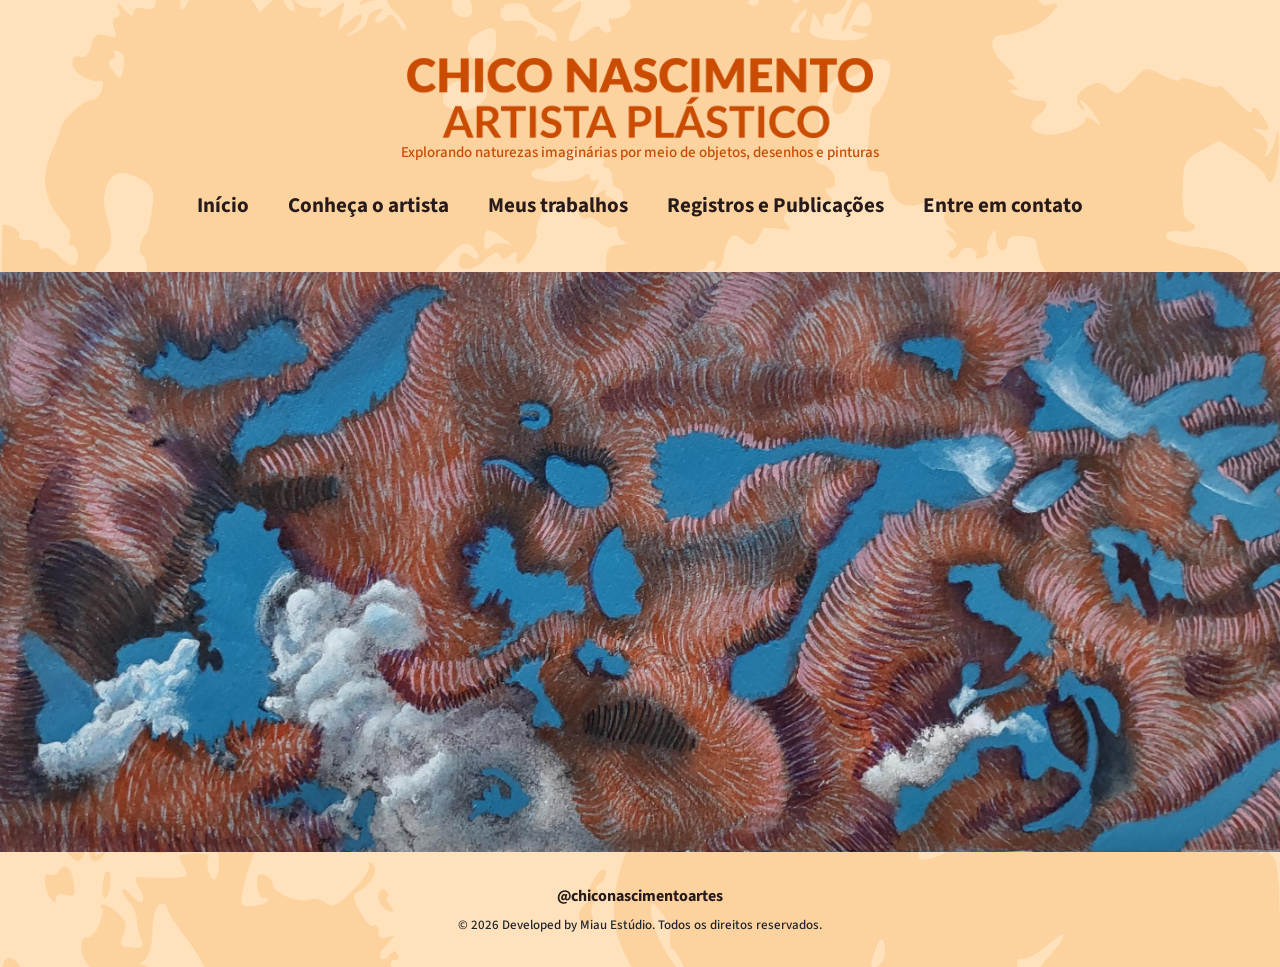
<file: index.html>
<!DOCTYPE html>
<html lang="pt-br">
<head>
    <meta charset="UTF-8">
    <meta name="viewport" content="width=device-width, initial-scale=1.0">
    <link rel="shortcut icon" href="./img/pintura de projeção/IMG_20210425_111616127_HDR~2.jpg" type="image/x-icon">
    <title>Chico Nascimento Artista Plástico</title>
    <link href="https://cdn.jsdelivr.net/npm/bootstrap@5.3.8/dist/css/bootstrap.min.css" rel="stylesheet" integrity="sha384-sRIl4kxILFvY47J16cr9ZwB07vP4J8+LH7qKQnuqkuIAvNWLzeN8tE5YBujZqJLB" crossorigin="anonymous">
    <link rel="stylesheet" href="https://cdn.jsdelivr.net/npm/bootstrap-icons@1.7.2/font/bootstrap-icons.css">
    <link href="https://fonts.googleapis.com/css2?family=Lato:ital,wght@0,100;0,300;0,400;0,700;0,900;1,100;1,300;1,400;1,700;1,900&family=Neuton:ital,wght@0,200;0,300;0,400;0,700;0,800;1,400&display=swap" rel="stylesheet">
    <link href="https://fonts.googleapis.com/css2?family=Lato:ital,wght@0,100;0,300;0,400;0,700;0,900;1,100;1,300;1,400;1,700;1,900&family=Neuton:ital,wght@0,200;0,300;0,400;0,700;0,800;1,400&family=Source+Sans+3:ital,wght@0,200..900;1,200..900&display=swap" rel="stylesheet">
    <link rel="stylesheet" href="./estilos/style.css">
</head>

<body>

    <header id="home">
        <nav class="navbar navbar-expand-lg custom-navbar">
            <div class="container-fluid custom-navbar-container">
                <button class="navbar-toggler order-first" type="button" data-bs-toggle="offcanvas" data-bs-target="#navbarNav" aria-controls="navbarNav" aria-expanded="false" aria-label="Toggle navigation">
                    <span class="navbar-toggler-icon"></span>
                </button>

                <div class="header-identidade">
    <a href="./index.html" class="header-logo-link">
        <img src="./img/logo.png"
             alt="Chico Nascimento Artista Plástico"
             class="header-logo">
    </a>

    <h3 class="header-subtitulo">
        <a href="./index.html" class="header-logo-subtitulo">
            Explorando naturezas imaginárias por meio de objetos, desenhos e pinturas
        </a>
    </h3>
</div>

                <div class="offcanvas-lg offcanvas-start" id="navbarNav" tabindex="-1" aria-labelledby="navbarNavLabel">
                    <div class="offcanvas-header">
                        <button type="button" class="btn-close" data-bs-dismiss="offcanvas" data-bs-target="#navbarNav" aria-label="Close"></button>
                    </div>
                    <div class="offcanvas-body justify-content-center">
                        <ul class="navbar-nav">
                            <li class="nav-item">
                                <a class="nav-link" href="./index.html">Início</a>
                            </li>
                            <li class="nav-item">
                                <a class="nav-link" href="./about.html">Conheça o artista</a>
                            </li>
                            <li class="nav-item dropdown">
                                <a class="nav-link dropdown-toggle" href="#" role="button" data-bs-toggle="dropdown" aria-expanded="false">
                                    Meus trabalhos
                                </a>
                                <ul class="dropdown-menu">
                                    <li><a class="dropdown-item" href="./natura.html">Natura et Artificialis</a></li>
                                    <li><a class="dropdown-item" href="./pinturas.html">Pinturas de Projeção</a></li>
                                </ul>
                            </li>
                            <li class="nav-item">
                                <a class="nav-link" href="./publicações.html">Registros e Publicações</a>
                            </li>
                            <li class="nav-item">
                                <a class="nav-link" href="./contato.html">Entre em contato</a>
                            </li>
                        </ul>
                    </div>
                </div>
            </div>
        </nav>
    </header>

    <!---<picture>
        <source srcset="./img/pintura de projeção/PROJEÇÃO 05 -2018.jpg" media="(min-width: 360px)">
    <img
        src="./img/pintura de projeção/PROJEÇÃO 12 -2018.jpg"
        alt="Chico Nascimento Artista Plástico"
        class="gray-box">
</picture>-->

<main class="home-main">
    <section class="home-hero" aria-label="Obra em destaque">
        <picture class="home-hero-picture">
            <!-- Imagem específica para celular -->
            <source
                srcset="../img/pintura de projeção/PROJEÇÃO 12 -2018.jpg"
                media="(max-width: 767px)"
            >

            <!-- Imagem usada em tablet e desktop -->
            <img
                src="./img/pintura de projeção/PROJEÇÃO 12 -2018.jpg"
                alt="Obra de Chico Nascimento"
                class="home-hero-image"
            >
        </picture>
    </section>
</main>


            <footer>
                <div class="footer-conteudo">

                    <a href="https://www.instagram.com/chiconascimentoartes/"
                    target="_blank"
                    rel="noopener noreferrer"
                    class="footer-instagram">
                        @chiconascimentoartes
                    </a>

                    <p class="footer-copyright">
                        © 2026 Developed by Miau Estúdio.
                        Todos os direitos reservados.
                    </p>

                </div>
            </footer>

        <script src="https://cdn.jsdelivr.net/npm/bootstrap@5.3.8/dist/js/bootstrap.bundle.min.js" integrity="sha384-FKyoEForCGlyvwx9Hj09JcYn3nv7wiPVlz7YYwJrWVcXK/BmnVDxM+D2scQbITxI" crossorigin="anonymous"></script>


</body>
</file>
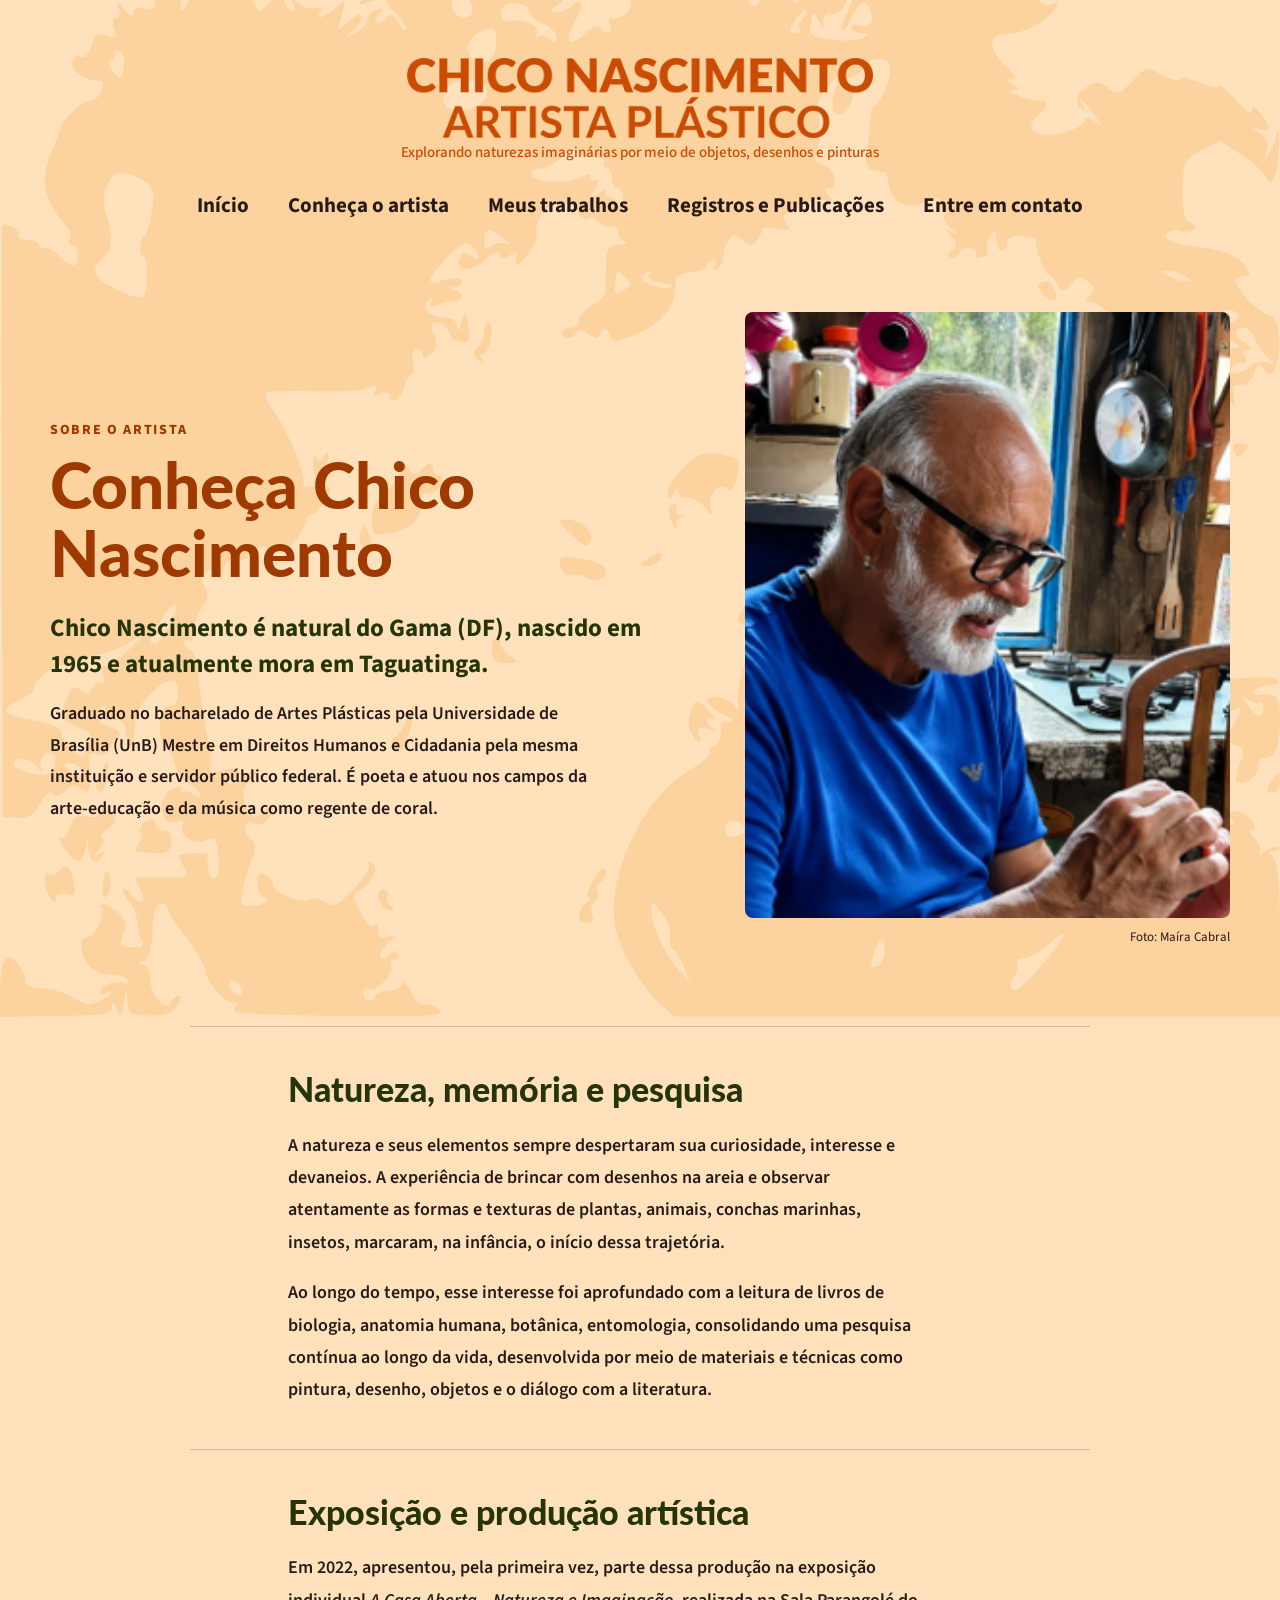
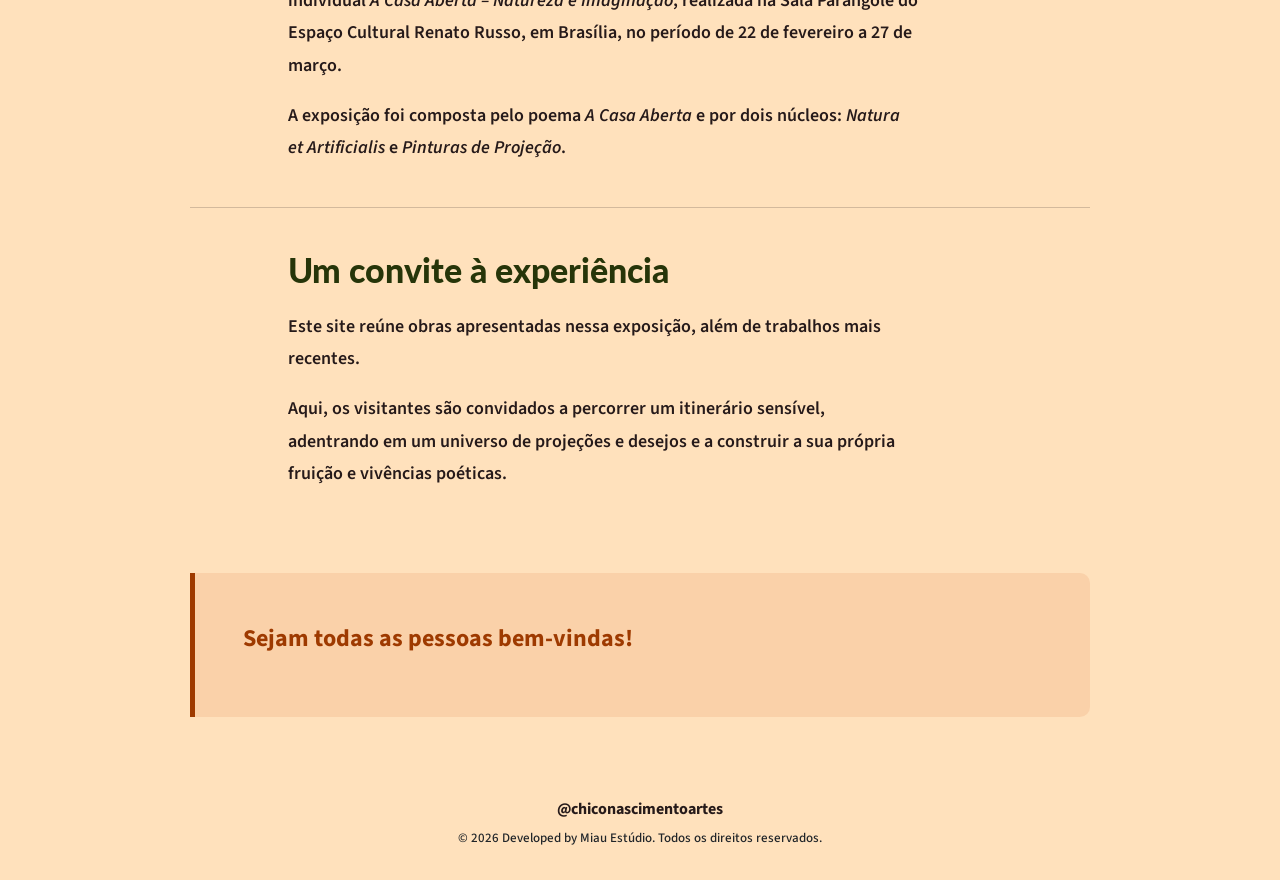
<file: about.html>
<!DOCTYPE html>
<html lang="pt-br">
<head>
    <meta charset="UTF-8">
    <meta name="viewport" content="width=device-width, initial-scale=1.0">
    <link rel="shortcut icon" href="./img/pintura de projeção/IMG_20210425_111616127_HDR~2.jpg" type="image/x-icon">
    <title>Chico Nascimento Artista Plástico</title>
    <link href="https://cdn.jsdelivr.net/npm/bootstrap@5.3.8/dist/css/bootstrap.min.css" rel="stylesheet" integrity="sha384-sRIl4kxILFvY47J16cr9ZwB07vP4J8+LH7qKQnuqkuIAvNWLzeN8tE5YBujZqJLB" crossorigin="anonymous">
    <link rel="stylesheet" href="https://cdn.jsdelivr.net/npm/bootstrap-icons@1.7.2/font/bootstrap-icons.css">
    <link href="https://fonts.googleapis.com/css2?family=Lato:ital,wght@0,100;0,300;0,400;0,700;0,900;1,100;1,300;1,400;1,700;1,900&family=Neuton:ital,wght@0,200;0,300;0,400;0,700;0,800;1,400&display=swap" rel="stylesheet">
    <link href="https://fonts.googleapis.com/css2?family=Lato:ital,wght@0,100;0,300;0,400;0,700;0,900;1,100;1,300;1,400;1,700;1,900&family=Neuton:ital,wght@0,200;0,300;0,400;0,700;0,800;1,400&family=Source+Sans+3:ital,wght@0,200..900;1,200..900&display=swap" rel="stylesheet">
    <link rel="stylesheet" href="./estilos/style.css">
    <link rel="stylesheet" href="./estilos/about.css">
</head>

<body>

    <header id="home">
        <nav class="navbar navbar-expand-lg custom-navbar">
            <div class="container-fluid custom-navbar-container">
                <button class="navbar-toggler order-first" type="button" data-bs-toggle="offcanvas" data-bs-target="#navbarNav" aria-controls="navbarNav" aria-expanded="false" aria-label="Toggle navigation">
                    <span class="navbar-toggler-icon"></span>
                </button>

                <div class="header-identidade">
    <a href="./index.html" class="header-logo-link">
        <img src="./img/logo.png"
             alt="Chico Nascimento Artista Plástico"
             class="header-logo">
    </a>

    <h3 class="header-subtitulo">
        <a href="./index.html" class="header-logo-subtitulo">
            Explorando naturezas imaginárias por meio de objetos, desenhos e pinturas
        </a>
    </h3>
</div>

                <div class="offcanvas-lg offcanvas-start" id="navbarNav" tabindex="-1" aria-labelledby="navbarNavLabel">
                    <div class="offcanvas-header">
                        <h5 class="offcanvas-title" id="navbarNavLabel"></h5>
                        <button type="button" class="btn-close" data-bs-dismiss="offcanvas" data-bs-target="#navbarNav" aria-label="Close"></button>
                    </div>
                    <div class="offcanvas-body justify-content-center">
                        <ul class="navbar-nav">
                            <li class="nav-item">
                                <a class="nav-link" href="./index.html">Início</a>
                            </li>
                            <li class="nav-item">
                                <a class="nav-link" href="./about.html">Conheça o artista</a>
                            </li>
                            <li class="nav-item dropdown">
                                <a class="nav-link dropdown-toggle" href="#" role="button" data-bs-toggle="dropdown" aria-expanded="false">
                                    Meus trabalhos
                                </a>
                                <ul class="dropdown-menu">
                                    <li><a class="dropdown-item" href="./natura.html">Natura et Artificialis</a></li>
                                    <li><a class="dropdown-item" href="./pinturas.html">Pinturas de Projeção</a></li>
                                </ul>
                            </li>
                            <li class="nav-item">
                                <a class="nav-link" href="./publicações.html">Registros e Publicações</a>
                            </li>
                            <li class="nav-item">
                                <a class="nav-link" href="./contato.html">Entre em contato</a>
                            </li>
                        </ul>
                    </div>
                </div>
            </div>
        </nav>
    </header>

  <main class="about-page">

    <section class="about-hero">
        <div class="about-intro">
            <span class="about-label">Sobre o artista</span>

            <h1>Conheça Chico Nascimento</h1>

            <p class="about-lead">
                Chico Nascimento é natural do Gama (DF), nascido em 1965
                 e atualmente mora em Taguatinga. 
            </p>

            <p>
                Graduado no bacharelado de Artes Plásticas pela Universidade de Brasília (UnB)
                Mestre em Direitos Humanos e Cidadania pela mesma instituição e servidor público federal.
                É poeta e atuou nos campos da arte-educação e da música como regente de coral.   
            </p>
        </div>

       <figure class="about-photo">
    <div class="about-photo-frame">
        <img
            src="./img/foto.png"
            alt="Retrato do artista Chico Nascimento"
        >
    </div>

    <figcaption>
        Foto: Maíra Cabral
    </figcaption>
</figure>
    </section>

    <section class="about-content">

        <article class="about-section">
            <span class="about-number"></span>

            <div>
                <h2>Natureza, memória e pesquisa</h2>

                <p>
                    A natureza e seus elementos sempre despertaram sua 
                    curiosidade, interesse e devaneios.
                   A experiência de brincar com desenhos na areia e observar 
                   atentamente as formas e texturas de plantas, animais, conchas marinhas, insetos, marcaram, 
                   na infância, o início dessa trajetória. 
                </p>

                <p>
                    Ao longo do tempo, esse interesse foi aprofundado com a leitura de livros de biologia, anatomia humana, botânica, entomologia,
                     consolidando uma pesquisa contínua ao longo da vida, desenvolvida por meio de materiais e técnicas como
                      pintura, desenho, objetos e o diálogo com a literatura.
                </p>
            </div>
        </article>

        <article class="about-section">
            <span class="about-number"></span>

            <div>
                <h2>Exposição e produção artística</h2>

                <p>
                    Em 2022, apresentou, pela primeira vez, 
                    parte dessa produção na exposição individual 
                    <em>A Casa Aberta – Natureza e Imaginação</em>,
                    realizada na Sala Parangolé do Espaço Cultural Renato
                    Russo, em Brasília, no período de 22 de fevereiro
                    a 27 de março.
                </p>

                <p>
                    A exposição foi composta pelo poema
                    <em>A Casa Aberta</em> e por dois núcleos:
                    <em>Natura et Artificialis</em> e
                    <em>Pinturas de Projeção</em>.
                </p>
            </div>
        </article>

        <article class="about-section">
            <span class="about-number"></span>

            <div>
                <h2>Um convite à experiência</h2>

                <p>
                    Este site reúne obras apresentadas nessa exposição,
                    além de trabalhos mais recentes.
                </p>

                <p>
                    Aqui, os visitantes são convidados a percorrer um
                    itinerário sensível, adentrando em um universo de
                    projeções e desejos e a construir a sua própria
                    fruição e vivências poéticas.
                </p>
            </div>
        </article>

    </section>

    <aside class="about-invitation">
        <strong><p>Sejam todas as pessoas bem-vindas!</p></strong>
    </aside>

</main>

                <footer>
                    <div class="footer-conteudo">

                        <a href="https://www.instagram.com/chiconascimentoartes/"
                        target="_blank"
                        rel="noopener noreferrer"
                        class="footer-instagram">
                            @chiconascimentoartes
                        </a>

                        <p class="footer-copyright">
                            © 2026 Developed by Miau Estúdio.
                            Todos os direitos reservados.
                        </p>

                    </div>
                </footer>

        <script src="https://cdn.jsdelivr.net/npm/bootstrap@5.3.8/dist/js/bootstrap.bundle.min.js" integrity="sha384-FKyoEForCGlyvwx9Hj09JcYn3nv7wiPVlz7YYwJrWVcXK/BmnVDxM+D2scQbITxI" crossorigin="anonymous"></script>
        <script>
            // Initialize all popovers
            var popoverTriggerList = [].slice.call(document.querySelectorAll('[data-bs-toggle="popover"]'));
            var popoverList = popoverTriggerList.map(function (popoverTriggerEl) {
                return new bootstrap.Popover(popoverTriggerEl);
            });
        </script>


</body>
</file>
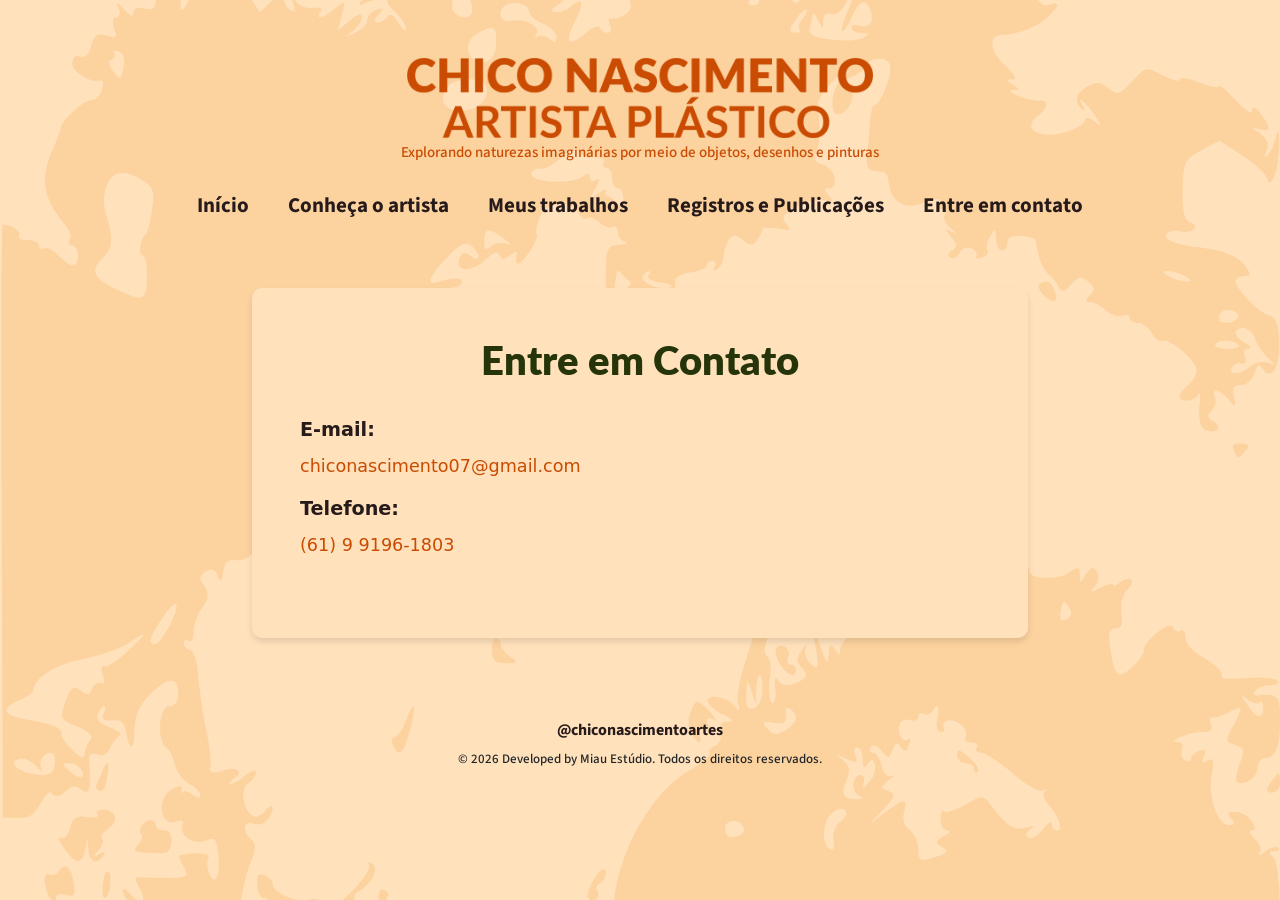
<file: contato.html>
<!DOCTYPE html>
<html lang="pt-br">
<head>
    <meta charset="UTF-8">
    <meta name="viewport" content="width=device-width, initial-scale=1.0">
    <link rel="shortcut icon" href="./img/pintura de projeção/IMG_20210425_111616127_HDR~2.jpg" type="image/x-icon">
    <title>Chico Nascimento Artista Plástico</title>
    <link href="https://cdn.jsdelivr.net/npm/bootstrap@5.3.8/dist/css/bootstrap.min.css" rel="stylesheet" integrity="sha384-sRIl4kxILFvY47J16cr9ZwB07vP4J8+LH7qKQnuqkuIAvNWLzeN8tE5YBujZqJLB" crossorigin="anonymous">
    <link rel="stylesheet" href="https://cdn.jsdelivr.net/npm/bootstrap-icons@1.7.2/font/bootstrap-icons.css">
    <link href="https://fonts.googleapis.com/css2?family=Lato:ital,wght@0,100;0,300;0,400;0,700;0,900;1,100;1,300;1,400;1,700;1,900&family=Neuton:ital,wght@0,200;0,300;0,400;0,700;0,800;1,400&display=swap" rel="stylesheet">
    <link href="https://fonts.googleapis.com/css2?family=Lato:ital,wght@0,100;0,300;0,400;0,700;0,900;1,100;1,300;1,400;1,700;1,900&family=Neuton:ital,wght@0,200;0,300;0,400;0,700;0,800;1,400&family=Source+Sans+3:ital,wght@0,200..900;1,200..900&display=swap" rel="stylesheet">
    <link rel="stylesheet" href="./estilos/style.css">
</head>

<body>

    <header id="home">
        <nav class="navbar navbar-expand-lg custom-navbar">
            <div class="container-fluid custom-navbar-container">
                <button class="navbar-toggler order-first" type="button" data-bs-toggle="offcanvas" data-bs-target="#navbarNav" aria-controls="navbarNav" aria-expanded="false" aria-label="Toggle navigation">
                    <span class="navbar-toggler-icon"></span>
                </button>

                <div class="header-identidade">
    <a href="./index.html" class="header-logo-link">
        <img src="./img/logo.png"
             alt="Chico Nascimento Artista Plástico"
             class="header-logo">
    </a>

    <h3 class="header-subtitulo">
        <a href="./index.html" class="header-logo-subtitulo">
            Explorando naturezas imaginárias por meio de objetos, desenhos e pinturas
        </a>
    </h3>
</div>

                <div class="offcanvas-lg offcanvas-start" id="navbarNav" tabindex="-1" aria-labelledby="navbarNavLabel">
                    <div class="offcanvas-header">
                        <h5 class="offcanvas-title" id="navbarNavLabel"></h5>
                        <button type="button" class="btn-close" data-bs-dismiss="offcanvas" data-bs-target="#navbarNav" aria-label="Close"></button>
                    </div>
                    <div class="offcanvas-body justify-content-center">
                        <ul class="navbar-nav">
                            <li class="nav-item">
                                <a class="nav-link" href="./index.html">Início</a>
                            </li>
                            <li class="nav-item">
                                <a class="nav-link" href="./about.html">Conheça o artista</a>
                            </li>
                            <li class="nav-item dropdown">
                                <a class="nav-link dropdown-toggle" href="#" role="button" data-bs-toggle="dropdown" aria-expanded="false">
                                    Meus trabalhos
                                </a>
                                <ul class="dropdown-menu">
                                    <li><a class="dropdown-item" href="./natura.html">Natura et Artificialis</a></li>
                                    <li><a class="dropdown-item" href="./pinturas.html">Pinturas de Projeção</a></li>
                                </ul>
                            </li>
                            <li class="nav-item">
                                <a class="nav-link" href="./publicações.html">Registros e Publicações</a>
                            </li>
                            <li class="nav-item">
                                <a class="nav-link" href="./contato.html">Entre em contato</a>
                            </li>
                        </ul>
                    </div>
                </div>
            </div>
        </nav>
    </header>

    <section class="contact-section">
        <div class="container">
            <div class="row justify-content-center">
                <div class="col-lg-8">
                    <div class="contact-card">
                        <h2 class="contact-title">Entre em Contato</h2>
                        <div class="contact-info">
                            <div class="info-item">
                                <span class="contact-label">E-mail:</span>
                                <p class="contact-info-text">chiconascimento07@gmail.com</p>
                            </div>
                            <div class="info-item">
                                <span class="contact-label">Telefone:</span>
                                <p class="contact-info-text">(61) 9 9196-1803</p>
                            </div>
                        </div>

                    </div>
                </div>
            </div>
        </div>
    </section>

                    <footer>
                    <div class="footer-conteudo">

                        <a href="https://www.instagram.com/chiconascimentoartes/"
                        target="_blank"
                        rel="noopener noreferrer"
                        class="footer-instagram">
                            @chiconascimentoartes
                        </a>

                        <p class="footer-copyright">
                            © 2026 Developed by Miau Estúdio.
                            Todos os direitos reservados.
                        </p>

                    </div>
                </footer>

        <script src="https://cdn.jsdelivr.net/npm/bootstrap@5.3.8/dist/js/bootstrap.bundle.min.js" integrity="sha384-FKyoEForCGlyvwx9Hj09JcYn3nv7wiPVlz7YYwJrWVcXK/BmnVDxM+D2scQbITxI" crossorigin="anonymous"></script>


</body>
</file>
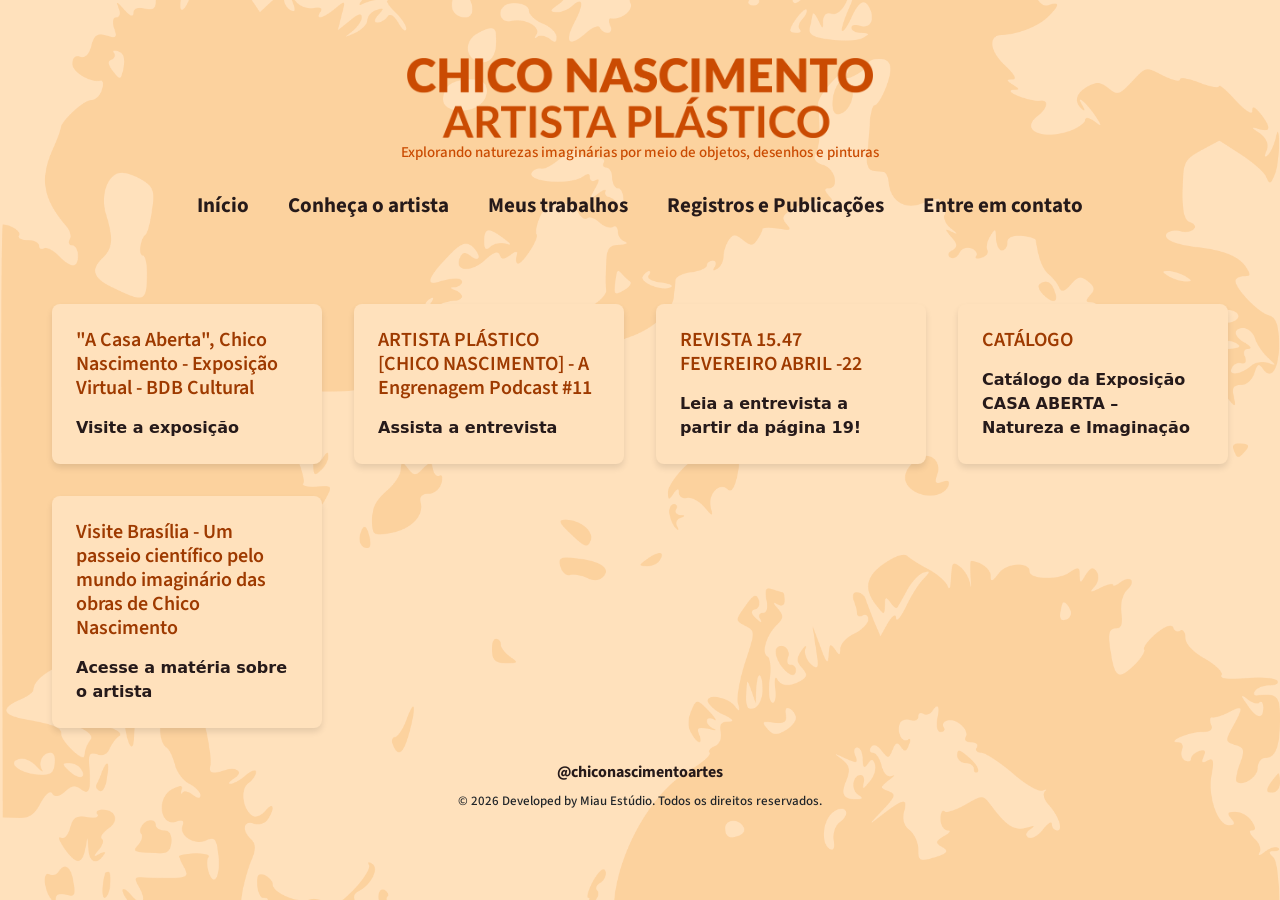
<file: publicações.html>
<!DOCTYPE html>
<html lang="pt-br">
<head>
    <meta charset="UTF-8">
    <meta name="viewport" content="width=device-width, initial-scale=1.0">
    <link rel="shortcut icon" href="./img/pintura de projeção/IMG_20210425_111616127_HDR~2.jpg" type="image/x-icon">
    <title>Chico Nascimento Artista Plástico</title>
    <link href="https://cdn.jsdelivr.net/npm/bootstrap@5.3.8/dist/css/bootstrap.min.css" rel="stylesheet" integrity="sha384-sRIl4kxILFvY47J16cr9ZwB07vP4J8+LH7qKQnuqkuIAvNWLzeN8tE5YBujZqJLB" crossorigin="anonymous">
    <link rel="stylesheet" href="https://cdn.jsdelivr.net/npm/bootstrap-icons@1.7.2/font/bootstrap-icons.css">
    <link href="https://fonts.googleapis.com/css2?family=Lato:ital,wght@0,100;0,300;0,400;0,700;0,900;1,100;1,300;1,400;1,700;1,900&family=Neuton:ital,wght@0,200;0,300;0,400;0,700;0,800;1,400&display=swap" rel="stylesheet">
    <link href="https://fonts.googleapis.com/css2?family=Lato:ital,wght@0,100;0,300;0,400;0,700;0,900;1,100;1,300;1,400;1,700;1,900&family=Neuton:ital,wght@0,200;0,300;0,400;0,700;0,800;1,400&family=Source+Sans+3:ital,wght@0,200..900;1,200..900&display=swap" rel="stylesheet">
    <link rel="stylesheet" href="./estilos/style.css">
</head>

<body>

    <header id="home">
        <nav class="navbar navbar-expand-lg custom-navbar">
            <div class="container-fluid custom-navbar-container">
                <button class="navbar-toggler order-first" type="button" data-bs-toggle="offcanvas" data-bs-target="#navbarNav" aria-controls="navbarNav" aria-expanded="false" aria-label="Toggle navigation">
                    <span class="navbar-toggler-icon"></span>
                </button>

               <div class="header-identidade">
    <a href="./index.html" class="header-logo-link">
        <img src="./img/logo.png"
             alt="Chico Nascimento Artista Plástico"
             class="header-logo">
    </a>

    <h3 class="header-subtitulo">
        <a href="./index.html" class="header-logo-subtitulo">
            Explorando naturezas imaginárias por meio de objetos, desenhos e pinturas
        </a>
    </h3>
</div>

                <div class="offcanvas-lg offcanvas-start" id="navbarNav" tabindex="-1" aria-labelledby="navbarNavLabel">
                    <div class="offcanvas-header">
                        <h5 class="offcanvas-title" id="navbarNavLabel"></h5>
                        <button type="button" class="btn-close" data-bs-dismiss="offcanvas" data-bs-target="#navbarNav" aria-label="Close"></button>
                    </div>
                    <div class="offcanvas-body justify-content-center">
                        <ul class="navbar-nav">
                            <li class="nav-item">
                                <a class="nav-link" href="./index.html">Início</a>
                            </li>
                            <li class="nav-item">
                                <a class="nav-link" href="./about.html">Conheça o artista</a>
                            </li>
                            <li class="nav-item dropdown">
                                <a class="nav-link dropdown-toggle" href="#" role="button" data-bs-toggle="dropdown" aria-expanded="false">
                                    Meus trabalhos
                                </a>
                                <ul class="dropdown-menu">
                                    <li><a class="dropdown-item" href="./natura.html">Natura et Artificialis</a></li>
                                    <li><a class="dropdown-item" href="./pinturas.html">Pinturas de Projeção</a></li>
                                </ul>
                            </li>
                            <li class="nav-item">
                                <a class="nav-link" href="./publicações.html">Registros e Publicações</a>
                            </li>
                            <li class="nav-item">
                                <a class="nav-link" href="./contato.html">Entre em contato</a>
                            </li>
                        </ul>
                    </div>
                </div>
            </div>
        </nav>
    </header>

     <section id="noticias" class="blog-section">
            <div class="container">
                <div class="blog-grid">
                    <article class="blog-post">
                        <h3>"A Casa Aberta", Chico Nascimento - Exposição Virtual - BDB Cultural</h3>
                        <a href="https://www.youtube.com/watch?v=P2QaGNlmJJM" class="read-more">Visite a exposição</a>
                    </article>

                    <article class="blog-post">
                        <h3>ARTISTA PLÁSTICO [CHICO NASCIMENTO] - A Engrenagem Podcast #11</h3>
                        <a href="https://www.youtube.com/watch?v=GvI9zs5EBhg" class="read-more">Assista a entrevista</a>
                    </article>
                    
                    <article class="blog-post">
                        <h3>REVISTA 15.47 FEVEREIRO ABRIL -22</h3>
                        <a href="https://drive.google.com/file/d/1V86viMT3JNotBtICvGOASVCUD---5piC/view?usp=drive_link" class="read-more">Leia a entrevista a partir da página 19!</a>
                    </article>

                    <article class="blog-post">
                        <h3>CATÁLOGO</h3>
                        <a href="https://drive.google.com/file/d/1WRD3LJpCXKq367K5rDxFmbCPr5G49zfj/view?usp=drive_link" class="read-more">Catálogo da Exposição CASA ABERTA – Natureza e Imaginação</a>
                    </article>

                    <article class="blog-post">
                        <h3>Visite Brasília - Um passeio científico pelo mundo imaginário das obras de Chico Nascimento</h3>
                        <a href="https://visitebrasilia.com.br/noticias/um-passeio-cientifico-pelo-mundo-imaginario-das-obras-de-chico-nascimento" class="read-more">Acesse a matéria sobre o artista</a>
                    </article>

                </div>
            </div>
        </section>

    
                    <footer>
                    <div class="footer-conteudo">

                        <a href="https://www.instagram.com/chiconascimentoartes/"
                        target="_blank"
                        rel="noopener noreferrer"
                        class="footer-instagram">
                            @chiconascimentoartes
                        </a>

                        <p class="footer-copyright">
                            © 2026 Developed by Miau Estúdio.
                            Todos os direitos reservados.
                        </p>

                    </div>
                </footer>

        <script src="https://cdn.jsdelivr.net/npm/bootstrap@5.3.8/dist/js/bootstrap.bundle.min.js" integrity="sha384-FKyoEForCGlyvwx9Hj09JcYn3nv7wiPVlz7YYwJrWVcXK/BmnVDxM+D2scQbITxI" crossorigin="anonymous"></script>


</body>
</file>
<file: estilos/style.css>
@import url(./about.css);
@import url(./pinturas.css);
@import url(./natura.css);
@import url(./noticias.css);
@import url(./contato.css);

:root{

    --amarelo: #F29727;
    --verde: #263509;
    --marrom: #261A1A;
    --laranja: #CA4B02;
    --branco: #FFE1BC;
    --laranja-escuro: #9E3A00;
    --amarelo-claro: #ccad86;

    --titulo: 'Lato', sans-serif ;
    --texto: 'Source Sans 3', sans-serif ;
    
}

body {
  margin: 0;
  padding: 0;
  background-color: var(--branco);
  background-image: url('../img/MARCA\ D\ AGUA.png');
  background-size: cover;
  background-position: center;
  background-repeat: no-repeat;
  background-attachment: fixed;
}


.header-identidade {
    display: flex;
    flex-direction: column;
    align-items: center;
    width: 100%;
}

/* Link que envolve a logo (index.html) */
.header-logo-link {
  display: block;
  text-align: center;
  text-decoration: none;
}

.header-subtitulo {
    margin: 0;
    width: 100%;
    text-align: center;
    line-height: 1.3;
}

.header-logo-subtitulo {
    display: block;
    text-align: center;
    text-decoration: none;
    font-family: var(--texto);
    font-weight: 500;
    font-size: 15px;
    color: var(--laranja);
    margin-top: 0.3rem;
}



nav {
  display: flex;
  justify-content: center;
  margin-top: 20px;
  margin-bottom: 30px;
  font-family: var(--texto);
  font-weight: 700;
  font-size: 20px;
}

/* Navbar personalizada (header + menu unificados) */
.custom-navbar .container-fluid {
  gap: 1rem;
}

.custom-navbar .artist-title {
  font-size: 40px;
  margin: 2rem auto 1rem auto;
}

nav .nav-link {
  text-decoration: none;
  color: var(--marrom) !important;
  font-family: var(--texto) !important;
  font-weight: 700 !important;
  
  font-size: 21px !important;
  padding: 12px 10px !important;
  white-space: nowrap;

  position: relative;
  cursor: pointer;
  opacity: 1;
}

nav a:hover {
  color: var(--laranja-escuro) !important;
}

.dropdown-item {
  color: var(--marrom) !important;
  font-family: var(--texto);
  font-weight: 700;
  font-size: 20px; /* Ligeiramente menor para o submenu fazer sentido visualmente */
  padding: 8px 20px;
}

.dropdown-menu .dropdown-item:hover {
  color: var(--laranja-escuro) !important;
  background-color: transparent; /* Remove o fundo cinza padrão do Bootstrap no hover */
}

nav .navbar-nav {
  gap: 1.2rem; 
  align-items: center;
}


nav ul.dropdown-menu {
  display: none;
  position: absolute;
  top: 100%;
  left: 0;
  background-color: none;
  padding: 0.5rem 0;
  margin: 0;
  border-radius: 0 0 4px 4px;
  box-shadow: 0 2px 5px rgba(0,0,0,0.1);
  min-width: 180px;
  z-index: 100;
}


.home-main {
  width: 100%;
  margin-bottom: 2rem;
}

.home-hero {
  width: 100%;
  overflow: hidden;
}

.home-hero-picture {
  display: block;
  width: 100%;
}

.home-hero-image {
  display: block;
  width: 100%;
  height: 580px;
  object-fit: cover;
  object-position: center;
}

/*.gray-box {
  width: 100%;
  height: 580px;
  object-fit: cover;
  margin-bottom: 3rem;
}*/

nav ul {
  padding: 0;
  margin: 0;
  display: flex;
  align-items: center;
  gap: 2rem;
}

.dropdown-toggle::after {
    display: none;
}

footer {
    margin-bottom: 2rem;
    padding: 0 1rem;
}

.footer-conteudo {
    display: flex;
    flex-direction: column;
    align-items: center;
    justify-content: center;
    gap: 8px;
}

.footer-instagram {
    color: var(--marrom);
    text-decoration: none;
    font-family: var(--texto);
    font-size: 16px;
    font-weight: 700;
}

.footer-instagram:hover {
    color: var(--laranja-escuro);
}

.footer-copyright {
    margin: 0;
    font-family: var(--texto);
    font-size: 13px;
    font-weight: 500;
    text-align: center;
}


/* Responsividade */
@media (max-width: 991px) {
  .navbar-nav {
    text-align: center;
  }

  .navbar-nav .nav-link {
    padding: 0.5rem 1rem;
  }

  .dropdown-menu {
    position: static;
    float: none;
    background-color: transparent;
    border: none;
    box-shadow: none;
  }

  .dropdown-item {
    padding: 0.5rem 1rem;
  }
}

@media (max-width: 768px) {
  /*body {
    background-attachment: scroll;
    background-size: cover;
    background-position: center;
  }*/

  .header-logo {
    max-height: 130px;
  }


   .home-hero-image {
    height: clamp(380px, 62vh, 560px);
    object-position: center;
   }

  /*.gray-box {
    height: 50vh;
    min-height: 300px;
  }*/

  /*footer {
    flex-direction: column;
    gap: 1.5rem;
    font-size: 14px;
    text-align: center;
    padding: 0 1rem;
  }

  footer p {
    margin-bottom: 0.5rem;
  }

  footer a .bi {
    font-size: 1.5rem;
  }*/

  .footer-conteudo {
        gap: 10px;
    }

    .footer-instagram {
        font-size: 14px;
    }

    .footer-copyright {
        font-size: 12px;
        max-width: 280px;
        line-height: 1.4;
    }


}



/* Desktop (lg+): logo/título centralizados em cima e menu centralizado embaixo */
@media (min-width: 992px) {
  .custom-navbar {
    margin-top: 0;
    margin-bottom: 30px;
  }

  .custom-navbar .container-fluid {
    flex-direction: column;
    align-items: center;
    justify-content: center;
  }

  .header-logo-link {
    margin: 50px auto 0 auto;
  }

.header-logo {
    display: block;
    margin: 0 auto;
    width: auto;
    max-width: 100%;
    max-height: 80px;
}

  .custom-navbar .offcanvas-lg {
    width: 100%;
    flex-grow: 0;
    justify-content: center;
  }

  .custom-navbar .offcanvas-body {
    justify-content: center;
    align-items: center;
    width: 100%;
  }
}

/* Mobile (<992px): hambúrguer à esquerda, logo/título ao lado e mini aba lateral */
@media (max-width: 991.98px) {


  .custom-navbar {
    margin-top: 18px;
    margin-bottom: 15px;
  }

  .custom-navbar .container-fluid {
    display: grid;
    grid-template-columns: 40px minmax(0, 1fr) 40px;
    align-items: start;
    gap: 0;
    width: 100%;
    padding: 0 8px;
  }

    .custom-navbar .navbar-toggler {
        grid-column: 1;
        grid-row: 1;
        align-self: start;
        justify-self: center;

        margin-top: 12px;
        padding: 6px;

        border: none;
        border-radius: 6px;
        background-color: rgba(202, 75, 2, 0.08);
        box-shadow: none;

        position: relative;
        z-index: 2;
    }


        .custom-navbar .header-identidade {
          grid-column: 1 / -1;
          grid-row: 1;

          width: 100%;
          min-width: 0;
          padding: 0 40px;

          display: flex;
          flex-direction: column;
          align-items: center;
          justify-self: center;
          text-align: center;
    }

      .custom-navbar .header-logo-link {
          display: flex;
          justify-content: center;
          align-items: center;
          width: 100%;
          margin: 0 auto;
      }

        .custom-navbar .header-logo {
        display: block;
        width: 100%;
        max-width: 255px;
        height: auto;
        max-height: none;
        object-fit: contain;
        margin: 0 auto;
    }


      .custom-navbar .header-subtitulo {
          width: 100%;
          margin: 0;
          text-align: center;
      }


    .custom-navbar .header-logo-subtitulo {
        max-width: 255px;
        margin: 6px auto 0;
        padding: 0;

        font-size: 12px;
        line-height: 1.25;
        text-align: center;
    }

        .custom-navbar .offcanvas-lg {
        grid-column: 1 / -1;
    }

  .custom-navbar .navbar-toggler {
    border: none;
    box-shadow: none;
    color: var(--marrom);
    padding: 0.25rem 0.4rem;
  }


  /* Mini aba lateral (offcanvas) */
  .offcanvas-lg {
    --bs-offcanvas-width: 290px;
  }

  .custom-navbar .offcanvas-lg {
    background-color: var(--branco);
  }

  .custom-navbar .offcanvas-header {
    border-bottom: 1px solid var(--amarelo-claro);
    margin-bottom: 0.5rem;
  }

  .custom-navbar .offcanvas-title {
    color: var(--laranja-escuro);
    font-weight: 700;
  }

  .custom-navbar .offcanvas-body {
    padding: 1rem;
  }

  .custom-navbar .offcanvas-body .navbar-nav {
    gap: 0.15rem;
    align-items: stretch;
    width: 100%;
  }

  .custom-navbar .nav-link {
    font-size: 20px !important;
    padding: 0.6rem 0.75rem !important;
    text-align: left;
    border-radius: 6px;
  }

  .custom-navbar .nav-link:hover,
  .custom-navbar .nav-link:focus {
    background-color: var(--amarelo-claro);
  }

  .custom-navbar .offcanvas-body .dropdown-menu {
    position: static !important;
    box-shadow: none;
    background-color: transparent;
  }

  .custom-navbar .dropdown-item {
    font-size: 16px;
    padding: 0.5rem 0.75rem;
  }

  .custom-navbar .dropdown-menu {
    padding-left: 0.5rem;
  }
}


@media (max-width: 480px) {
  body {
    min-height: 100vh;
    display: flex;
    flex-direction: column;
  }

  .home-main {
    flex: 1;
    display: flex;
    align-items: center;
  }

  .home-hero {
    width: 100%;
    padding: 0 0.75rem;
  }

  .home-hero-image {
    width: 100%;
    height: auto;
    aspect-ratio: 1 / 1;
    object-fit: cover;
  }

   footer > div {
    flex-direction: column;
    gap: 0.5rem;
  }

  footer p {
    max-width: 220px;
    margin: 0;
  }

  .custom-navbar .container-fluid {
    display: grid;
    grid-template-columns: 44px minmax(0, 1fr) 44px;
    align-items: start;
    gap: 0;
    width: 100%;
    padding: 0 16px;
  }

  .custom-navbar .navbar-toggler {
    grid-column: 1;
    grid-row: 1;
    justify-self: start;
    align-self: start;
    width: 36px;
    height: 36px;
    margin: 10px 0 0;
    padding: 3px;
  }

  .custom-navbar .header-identidade {
    grid-column: 2;
    grid-row: 1;
    width: 100%;
    min-width: 0;
    padding: 0;
    align-items: center;
    text-align: center;
  }

  .custom-navbar .header-logo-link {
    display: block;
    width: 100%;
    max-width: 255px;
    margin: 0 auto;
  }

  .custom-navbar .header-logo {
    display: block;
    width: 100%;
    max-width: 100%;
    height: auto;
    max-height: none;
    margin: 0 auto;
  }

  .custom-navbar .header-subtitulo {
    width: 100%;
    margin: 0;
    text-align: center;
  }

  .custom-navbar .header-logo-subtitulo {
    display: block;
    width: 100%;
    max-width: 255px;
    margin: 4px auto 0;
    padding: 0;
    font-size: 12px;
    line-height: 1.25;
    text-align: center;
  }

  .custom-navbar {
    margin-top: 28px;
}
  
}
</file>
<file: estilos/about.css>
body {
  background-color: var(--branco);
  background-image: url('../img/MARCA\ D\ AGUA.png');
  background-size: cover;
  background-position: center;
  background-repeat: no-repeat;
  background-attachment: fixed;
}

main.about-page {
  display: block;
  width: min(1180px, calc(100% - 48px));
  max-width: none;
  margin: 0 auto;
  padding: 40px 0 80px;
  font-family: var(--texto);
  color: var(--marrom);
}

/* Página */

.about-page {
  width: min(1180px, calc(100% - 48px));
  margin: 0 auto;
  padding: 40px 0 80px;
  font-family: var(--texto);
  color: var(--marrom);
}

/* Apresentação inicial */

.about-hero {
  display: grid;
  grid-template-columns: minmax(0, 1fr) minmax(320px, 0.8fr);
  align-items: center;
  gap: clamp(40px, 7vw, 96px);
  margin-bottom: 80px;
}

.about-intro {
  max-width: 650px;
}

.about-label {
  display: inline-block;
  margin-bottom: 10px;
  color: var(--laranja-escuro);
  font-family: var(--texto);
  font-size: 14px;
  font-weight: 800;
  letter-spacing: 0.12em;
  text-transform: uppercase;
}

.about-intro h1 {
  margin: 0 0 24px;
  color: var(--laranja-escuro);
  font-family: var(--titulo);
  font-size: clamp(38px, 5vw, 64px);
  font-weight: 900;
  line-height: 1.05;
  text-align: left;
}

.about-intro p {
  max-width: 62ch;
  margin: 0 0 16px;
  font-size: 18px;
  font-weight: 600;
  line-height: 1.75;
}

.about-intro .about-lead {
  color: var(--verde);
  font-size: clamp(20px, 2vw, 25px);
  font-weight: 700;
  line-height: 1.45;
}

/* Foto */

.about-photo {
  margin: 0;
}

.about-photo-frame {
  position: relative;
}

.about-photo-frame::before {
  display: none;
}

.about-photo-frame img {
  position: relative;
  z-index: 1;
  display: block;
  width: 100%;
  aspect-ratio: 4 / 5;
  object-fit: cover;
  object-position: center;
  border-radius: 8px;
}

.about-photo figcaption {
  margin-top: 10px;
  color: var(--marrom);
  font-family: var(--texto);
  font-size: 13px;
  font-weight: 400;
  line-height: 1.4;
  text-align: right;
}

/* Blocos de conteúdo */

.about-content {
  width: min(900px, 100%);
  margin: 0 auto;
}

.about-section {
  display: grid;
  grid-template-columns: 70px minmax(0, 1fr);
  gap: 28px;
  padding: 42px 0;
  border-top: 1px solid rgba(38, 26, 26, 0.2);
}

.about-number {
  color: var(--laranja);
  font-family: var(--titulo);
  font-size: 18px;
  font-weight: 900;
}

.about-section h2 {
  margin: 0 0 20px;
  color: var(--verde);
  font-family: var(--titulo);
  font-size: clamp(25px, 3vw, 34px);
  font-weight: 900;
  line-height: 1.2;
}

.about-section p {
  max-width: 70ch;
  margin: 0 0 18px;
  font-size: 18px;
  font-weight: 600;
  line-height: 1.8;
}

.about-section p:last-child {
  margin-bottom: 0;
}

/* Convite final */

.about-invitation {
  width: min(900px, 100%);
  margin: 40px auto 0;
  padding: clamp(28px, 5vw, 48px);
  background-color: rgba(202, 75, 2, 0.1);
  border-left: 5px solid var(--laranja-escuro);
  border-radius: 0 10px 10px 0;
}

.about-invitation p {
  margin: 0 0 12px;
  font-size: clamp(19px, 2vw, 24px);
  line-height: 1.5;
}

.about-invitation > strong {
  color: var(--laranja-escuro);
  font-size: 18px;
}

/* Tablet e mobile */

@media (max-width: 768px) {
  body {
    background-attachment: scroll;
  }

  .about-page {
    width: min(100% - 32px, 620px);
    padding: 24px 0 56px;
  }

  .about-hero {
    grid-template-columns: 1fr;
    gap: 32px;
    margin-bottom: 56px;
  }

  .about-intro {
    display: contents;
  }

  .about-label {
    margin-bottom: -20px;
  }

  .about-intro h1 {
    margin-bottom: -10px;
    font-size: clamp(34px, 10vw, 48px);
  }

  .about-photo {
    order: 3;
    width: min(100%, 430px);
    margin: 0 auto;
  }

   .about-photo figcaption {
    margin-top: 10px;
    font-size: 12px;
  }

  .about-photo::before {
    inset: 12px -12px -12px 12px;
  }

  .about-intro .about-lead {
    order: 4;
    margin-top: 12px;
  }

  .about-intro p {
    font-size: 17px;
    line-height: 1.7;
  }

  .about-section {
    grid-template-columns: 1fr;
    gap: 12px;
    padding: 34px 0;
  }

  .about-number {
    font-size: 14px;
  }

  .about-section p {
    font-size: 17px;
    line-height: 1.75;
  }

  .about-invitation {
    margin-top: 28px;
  }
}

@media (max-width: 480px) {
  .about-page {
    width: calc(100% - 28px);
  }

  .about-photo {
    width: calc(100% - 12px);
  }

  .about-section h2 {
    font-size: 25px;
  }

  .about-section p,
  .about-intro p {
    font-size: 16px;
  }

  .about-invitation {
    padding: 24px 20px;
  }
}








































































/*main {
  display: flex;
  justify-content: space-between;
  align-items: flex-start; 
  gap: 3rem;
  margin-bottom: 3rem;
  max-width: 1200px;
  margin-left: auto;
  margin-right: auto;
  padding: 0 1rem;
  font-family: var(--texto);
}

h3{
  font-weight: 900;
  font-size: 30px;
  color: var(--laranja-escuro);
}


main .texto {
  flex: 1 1 45%;
  font-weight: 700;
  font-size: 18px;
  line-height: 1.6; 
  color: var(--marrom);
  margin-top: 0; 
}

main .texto h3 {
  font-family: var(--titulo);
  color: var(--laranja-escuro);
  font-weight: 900;
  font-size: 32px;
  margin-bottom: 0.5rem;
}

main .caixa-cinza {
  flex: 1 1 40%;
  background-color: var(--cinza-claro, #f5f5f5);
  border-radius: 6px;
  margin-top: 5px;
  display: flex;
  align-items: center;
  justify-content: center;
  overflow: hidden;
  aspect-ratio: 1 / 1;
  min-height: 400px;
}

main .caixa-cinza img {
  width: 100%;
  height: 100%;
  object-fit: cover;
  border-radius: 6px;
}

.strong{
  color: var(--verde) !important; 
}

@media (max-width: 768px) {
  main {
    flex-direction: column;
    gap: 2rem;
  }
  
  main .caixa-cinza,
  main .texto {
    flex: 1 1 100%;
    margin-top: 0;
  }
  
  /* Imagem acima do texto no mobile, centralizada 
  main .caixa-cinza{
    order: 1;
    aspect-ratio: 1 / 1;
    min-height: 250px;
    max-width: 90vw;
    margin: 0 auto;
    display: block;
  }

  main .texto{
    order: 2;
  }

  /* Removendo a .grey-box dentro do .texto, pois ela só estava bagunçando o mobile */
  /* Se você usa .grey-box como um DIVISOR, mantenha, mas ajuste. */
  /* Se você usa .grey-box como o ELEMENTO IMAGEM (grande), você tem dois elementos iguais! */
  
  /* Vou assumir que main .texto .grey-box era apenas um divisor: 
  main .texto .grey-box{
    height: 2px;
    width: 80px;
    margin-bottom: 1rem;
    order: -1;
  }

  /* Ajuste no .popover, etc... (mantido) 
    .popover {
    font-size: 0.8rem;
    max-width: 250px;
    word-wrap: break-word;
  }

  .popover-header {
    font-size: 0.9rem;
  }

  .popover-body {
    font-size: 0.8rem;
    padding: 0.5rem;
  }
}


@media (max-width: 480px) {
  main {
    padding: 0 0.5rem;
  }
  main .texto h3 {
    font-size: 1.25rem;
  }
    .popover {
    font-size: 0.75rem;
    max-width: 200px;
  }

  .popover-header {
    font-size: 0.8rem;
  }

  .popover-body {
    font-size: 0.75rem;
    padding: 0.4rem;
  }

}/*
</file>
